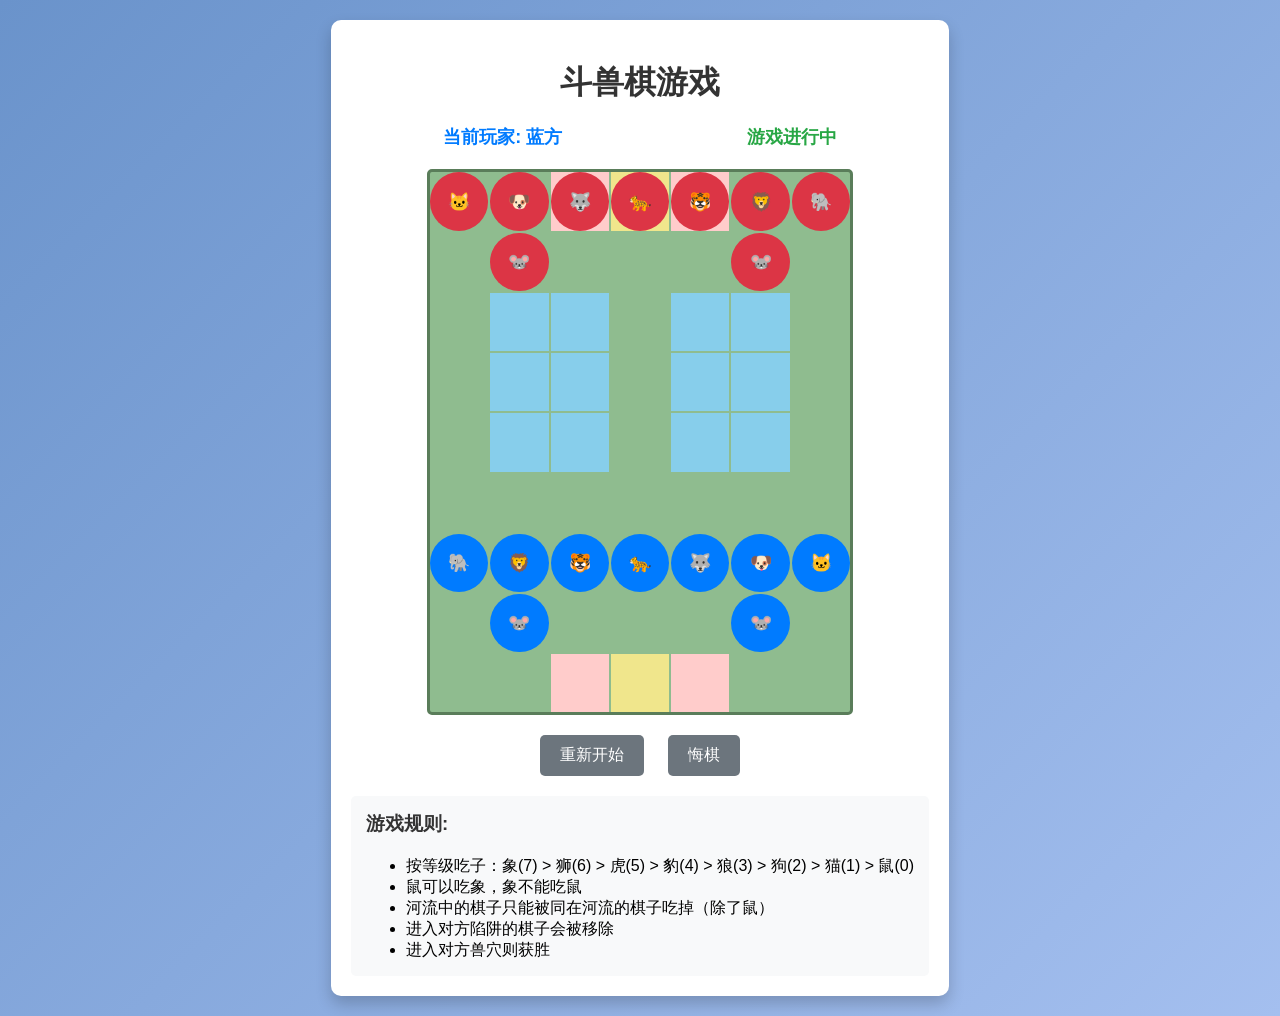
<file: index.html>
<!DOCTYPE html>
<html lang="zh-CN">
<head>
    <meta charset="UTF-8">
    <meta name="viewport" content="width=device-width, initial-scale=1.0">
    <title>斗兽棋游戏</title>
    <link rel="stylesheet" href="src/css/style.css">
</head>
<body>
    <div class="game-container">
        <h1>斗兽棋游戏</h1>
        <div class="game-info">
            <div class="current-player">当前玩家: <span id="current-player">蓝方</span></div>
            <div class="game-status" id="game-status">游戏进行中</div>
        </div>
        <div class="game-board" id="game-board">
            <!-- 棋盘将通过JavaScript生成 -->
        </div>
        <div class="game-controls">
            <button id="restart-btn">重新开始</button>
            <button id="undo-btn">悔棋</button>
        </div>
        <div class="game-rules">
            <h3>游戏规则:</h3>
            <ul>
                <li>按等级吃子：象(7) > 狮(6) > 虎(5) > 豹(4) > 狼(3) > 狗(2) > 猫(1) > 鼠(0)</li>
                <li>鼠可以吃象，象不能吃鼠</li>
                <li>河流中的棋子只能被同在河流的棋子吃掉（除了鼠）</li>
                <li>进入对方陷阱的棋子会被移除</li>
                <li>进入对方兽穴则获胜</li>
            </ul>
        </div>
    </div>
    <script src="src/js/game.js"></script>
</body>
</html>
</file>
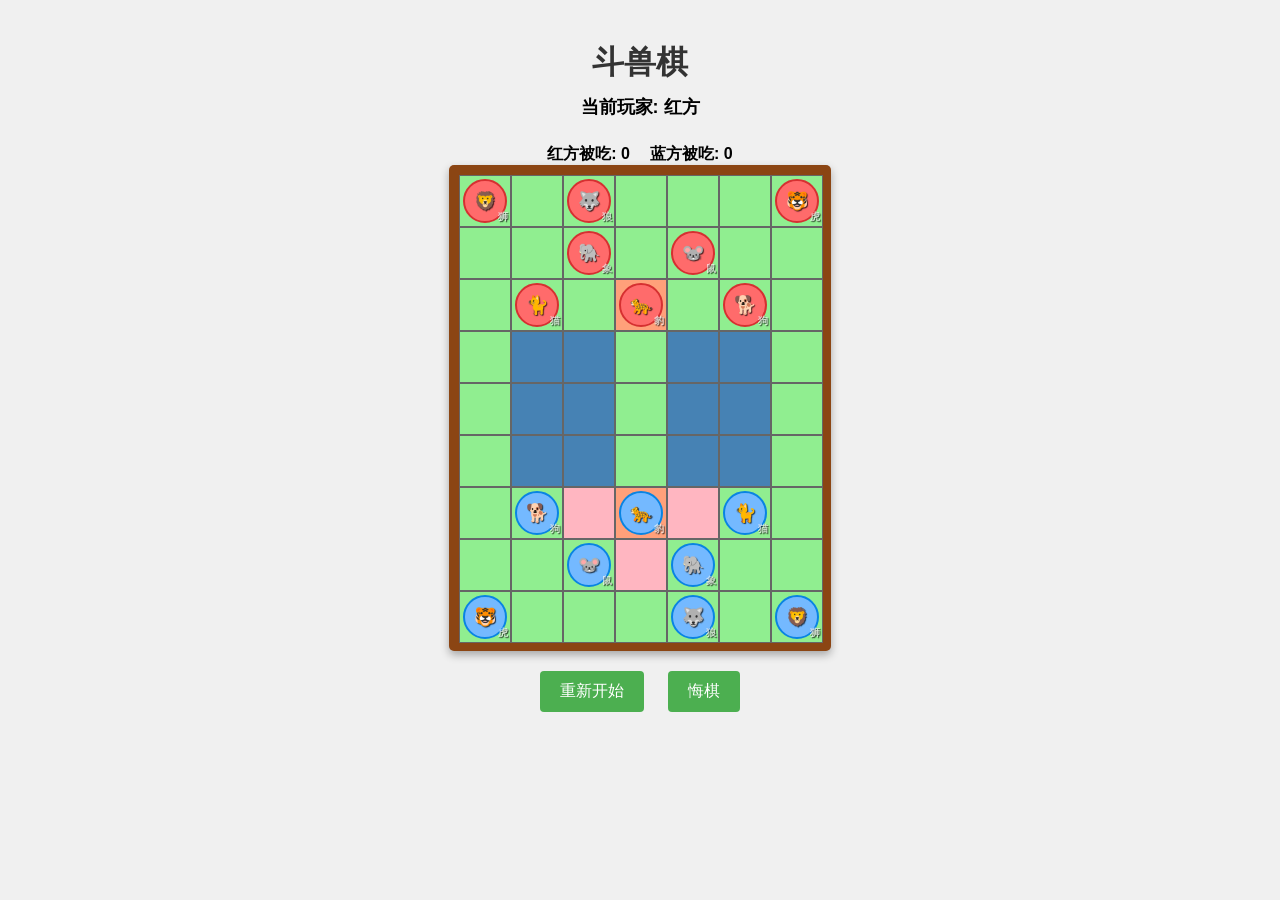
<file: animal_chess.html>
<!DOCTYPE html>
<html lang="zh-CN">
<head>
    <meta charset="UTF-8">
    <meta name="viewport" content="width=device-width, initial-scale=1.0">
    <title>斗兽棋</title>
    <style>
        body {
            font-family: Arial, sans-serif;
            display: flex;
            flex-direction: column;
            align-items: center;
            background-color: #f0f0f0;
            margin: 0;
            padding: 20px;
        }
        
        h1 {
            color: #333;
            margin-bottom: 10px;
        }
        
        .game-info {
            margin-bottom: 15px;
            font-size: 18px;
            font-weight: bold;
        }
        
        .board {
            display: grid;
            grid-template-columns: repeat(7, 50px);
            grid-template-rows: repeat(9, 50px);
            gap: 2px;
            background-color: #8B4513;
            padding: 10px;
            border-radius: 5px;
            box-shadow: 0 4px 8px rgba(0,0,0,0.3);
        }
        
        .cell {
            width: 50px;
            height: 50px;
            display: flex;
            justify-content: center;
            align-items: center;
            background-color: #90EE90;
            border: 1px solid #666;
            font-size: 24px;
            font-weight: bold;
            cursor: pointer;
            user-select: none;
            position: relative;
        }
        
        .cell.river {
            background-color: #4682B4;
        }
        
        .cell.trap {
            background-color: #FFB6C1;
        }
        
        .cell.den {
            background-color: #FFA07A;
        }
        
        .cell.selected {
            background-color: #FFD700;
            box-shadow: inset 0 0 5px rgba(0,0,0,0.5);
        }
        
        .cell.valid-move {
            background-color: #98FB98;
            box-shadow: inset 0 0 5px rgba(0,0,0,0.3);
        }
        
        .piece {
            width: 40px;
            height: 40px;
            border-radius: 50%;
            display: flex;
            justify-content: center;
            align-items: center;
            font-size: 18px;
            font-weight: bold;
            color: white;
            text-shadow: 1px 1px 1px rgba(0,0,0,0.7);
        }
        
        .piece.red {
            background-color: #FF6B6B;
            border: 2px solid #d63031;
        }
        
        .piece.blue {
            background-color: #74B9FF;
            border: 2px solid #0984e3;
        }
        
        .controls {
            margin-top: 20px;
        }
        
        button {
            padding: 10px 20px;
            font-size: 16px;
            margin: 0 10px;
            cursor: pointer;
            background-color: #4CAF50;
            color: white;
            border: none;
            border-radius: 4px;
        }
        
        button:hover {
            background-color: #45a049;
        }
        
        .captured-pieces {
            display: flex;
            margin-top: 10px;
            justify-content: center;
        }
        
        .captured-pieces div {
            margin: 0 10px;
            font-weight: bold;
        }
        
        .animal-name {
            position: absolute;
            bottom: 2px;
            right: 2px;
            font-size: 10px;
            color: rgba(255,255,255,0.7);
        }
    </style>
</head>
<body>
    <h1>斗兽棋</h1>
    
    <div class="game-info">当前玩家: <span id="current-player">红方</span></div>
    
    <div class="captured-pieces">
        <div>红方被吃: <span id="red-captured">0</span></div>
        <div>蓝方被吃: <span id="blue-captured">0</span></div>
    </div>
    
    <div class="board" id="game-board"></div>
    
    <div class="controls">
        <button id="restart-btn">重新开始</button>
        <button id="undo-btn">悔棋</button>
    </div>

    <script>
        class AnimalChess {
            constructor() {
                // 动物等级，数字越大等级越高
                this.animalRank = {
                    'mouse': 1,  // 鼠
                    'cat': 2,    // 猫
                    'dog': 3,    // 狗
                    'wolf': 4,   // 狼
                    'leopard': 5, // 豹
                    'tiger': 6,  // 虎
                    'lion': 7,   // 狮
                    'elephant': 8 // 象
                };
                
                // 棋盘尺寸
                this.rows = 9;
                this.cols = 7;
                
                // 初始化游戏板
                this.board = Array(this.rows).fill().map(() => Array(this.cols).fill(null));
                
                // 玩家
                this.players = ['red', 'blue'];
                this.currentPlayer = 'red';
                
                // 棋子数量统计
                this.redCaptured = 0;
                this.blueCaptured = 0;
                
                // 选中状态
                this.selectedPiece = null;
                this.validMoves = [];
                
                // 棋局历史
                this.history = [];
                
                this.initBoard();
                this.renderBoard();
                this.bindEvents();
            }
            
            // 初始化棋盘布局
            initBoard() {
                // 清空棋盘
                for (let r = 0; r < this.rows; r++) {
                    for (let c = 0; c < this.cols; c++) {
                        this.board[r][c] = null;
                    }
                }
                
                // 红方棋子（上方）
                this.board[0][0] = { type: 'lion', player: 'red' };
                this.board[0][6] = { type: 'tiger', player: 'red' };
                this.board[2][1] = { type: 'cat', player: 'red' };
                this.board[2][5] = { type: 'dog', player: 'red' };
                this.board[1][2] = { type: 'elephant', player: 'red' };
                this.board[1][4] = { type: 'mouse', player: 'red' };
                this.board[2][3] = { type: 'leopard', player: 'red' };
                this.board[0][2] = { type: 'wolf', player: 'red' };
                
                // 蓝方棋子（下方）
                this.board[8][6] = { type: 'lion', player: 'blue' };
                this.board[8][0] = { type: 'tiger', player: 'blue' };
                this.board[6][5] = { type: 'cat', player: 'blue' };
                this.board[6][1] = { type: 'dog', player: 'blue' };
                this.board[7][4] = { type: 'elephant', player: 'blue' };
                this.board[7][2] = { type: 'mouse', player: 'blue' };
                this.board[6][3] = { type: 'leopard', player: 'blue' };
                this.board[8][4] = { type: 'wolf', player: 'blue' };
            }
            
            // 检查是否在河中
            isRiver(row, col) {
                if (col >= 1 && col <= 2 && row >= 3 && row <= 5) return true;
                if (col >= 4 && col <= 5 && row >= 3 && row <= 5) return true;
                return false;
            }
            
            // 检查是否在陷阱
            isTrap(row, col) {
                const redTraps = [[2, 2], [1, 3], [2, 4]];
                const blueTraps = [[6, 2], [7, 3], [6, 4]];
                
                if (this.currentPlayer === 'red') {
                    return blueTraps.some(([r, c]) => r === row && c === col);
                } else {
                    return redTraps.some(([r, c]) => r === row && c === col);
                }
            }
            
            // 检查是否在兽穴
            isDen(row, col) {
                return (row === 2 && col === 3) || (row === 6 && col === 3);
            }
            
            // 获取动物字符表示
            getAnimalChar(animal) {
                const chars = {
                    'lion': '🦁',
                    'tiger': '🐯',
                    'elephant': '🐘',
                    'leopard': '🐆',
                    'wolf': '🐺',
                    'dog': '🐕',
                    'cat': '🐈',
                    'mouse': '🐭'
                };
                return chars[animal] || '?';
            }
            
            // 获取动物中文名
            getAnimalName(animal) {
                const names = {
                    'lion': '狮',
                    'tiger': '虎',
                    'elephant': '象',
                    'leopard': '豹',
                    'wolf': '狼',
                    'dog': '狗',
                    'cat': '猫',
                    'mouse': '鼠'
                };
                return names[animal] || '?';
            }
            
            // 检查移动是否有效
            isValidMove(fromRow, fromCol, toRow, toCol) {
                const fromPiece = this.board[fromRow][fromCol];
                const toPiece = this.board[toRow][toCol];
                
                // 目标位置不能是己方兽穴
                if (this.currentPlayer === 'red' && toRow === 6 && toCol === 3) {
                    return false;
                }
                if (this.currentPlayer === 'blue' && toRow === 2 && toCol === 3) {
                    return false;
                }
                
                // 不能移动到己方陷阱
                if (this.isTrap(toRow, toCol)) {
                    if ((this.currentPlayer === 'red' && toRow >= 6) || 
                        (this.currentPlayer === 'blue' && toRow <= 2)) {
                        return false;
                    }
                }
                
                // 检查是否相邻
                const dr = Math.abs(fromRow - toRow);
                const dc = Math.abs(fromCol - toCol);
                
                if (!((dr === 1 && dc === 0) || (dr === 0 && dc === 1))) {
                    // 检查是否是跳跃（狮虎跳河）
                    if ((fromPiece.type === 'lion' || fromPiece.type === 'tiger') &&
                        this.isRiver(toRow, toCol) && 
                        fromRow === toRow && 
                        Math.abs(fromCol - toCol) === 3) {
                        // 检查中间是否有鼠阻挡
                        const step = fromCol < toCol ? 1 : -1;
                        for (let c = fromCol + step; c !== toCol; c += step) {
                            if (this.isRiver(fromRow, c) && this.board[fromRow][c] && 
                                this.board[fromRow][c].type === 'mouse') {
                                return false; // 有鼠阻挡
                            }
                        }
                        // 检查目标位置是否有敌方棋子且等级更高
                        if (toPiece && toPiece.player !== fromPiece.player) {
                            if (this.animalRank[toPiece.type] > this.animalRank[fromPiece.type]) {
                                return false;
                            }
                        }
                        return true;
                    }
                    return false;
                }
                
                // 检查是否在河中
                if (this.isRiver(toRow, toCol)) {
                    // 只有鼠才能在河中移动
                    if (fromPiece.type !== 'mouse') {
                        // 如果是狮或虎，检查是否跳跃
                        if ((fromPiece.type === 'lion' || fromPiece.type === 'tiger') &&
                            fromRow === toRow && Math.abs(fromCol - toCol) === 3) {
                            // 检查中间是否有鼠阻挡
                            const step = fromCol < toCol ? 1 : -1;
                            for (let c = fromCol + step; c !== toCol; c += step) {
                                if (this.isRiver(fromRow, c) && this.board[fromRow][c] && 
                                    this.board[fromRow][c].type === 'mouse') {
                                    return false; // 有鼠阻挡
                                }
                            }
                            // 检查目标位置是否有敌方棋子且等级更高
                            if (toPiece && toPiece.player !== fromPiece.player) {
                                if (this.animalRank[toPiece.type] > this.animalRank[fromPiece.type]) {
                                    return false;
                                }
                            }
                            return true;
                        }
                        return false;
                    }
                }
                
                // 如果目标位置有棋子
                if (toPiece) {
                    // 不能吃己方棋子
                    if (toPiece.player === fromPiece.player) {
                        return false;
                    }
                    
                    // 特殊规则：鼠可以吃象，象不能吃鼠
                    if (fromPiece.type === 'mouse' && toPiece.type === 'elephant') {
                        return true;
                    }
                    if (fromPiece.type === 'elephant' && toPiece.type === 'mouse') {
                        return false;
                    }
                    
                    // 一般规则：等级高的吃等级低的
                    return this.animalRank[fromPiece.type] >= this.animalRank[toPiece.type];
                }
                
                return true;
            }
            
            // 获取有效移动
            getValidMoves(row, col) {
                const moves = [];
                const directions = [[-1, 0], [1, 0], [0, -1], [0, 1]];
                
                for (const [dr, dc] of directions) {
                    const newRow = row + dr;
                    const newCol = col + dc;
                    
                    if (newRow >= 0 && newRow < this.rows && newCol >= 0 && newCol < this.cols) {
                        if (this.isValidMove(row, col, newRow, newCol)) {
                            moves.push([newRow, newCol]);
                        }
                    }
                }
                
                // 检查狮虎跳跃
                const piece = this.board[row][col];
                if (piece && (piece.type === 'lion' || piece.type === 'tiger')) {
                    // 检查水平跳跃
                    if (row >= 3 && row <= 5) { // 在河区域
                        // 向右跳跃
                        if (col === 1 && this.board[row][4] && this.isValidMove(row, col, row, 4)) {
                            moves.push([row, 4]);
                        }
                        // 向左跳跃
                        if (col === 5 && this.board[row][2] && this.isValidMove(row, col, row, 2)) {
                            moves.push([row, 2]);
                        }
                    }
                }
                
                return moves;
            }
            
            // 移动棋子
            movePiece(fromRow, fromCol, toRow, toCol) {
                const piece = this.board[fromRow][fromCol];
                const targetPiece = this.board[toRow][toCol];
                
                // 保存当前状态到历史
                this.history.push(JSON.parse(JSON.stringify({
                    board: this.board,
                    currentPlayer: this.currentPlayer,
                    redCaptured: this.redCaptured,
                    blueCaptured: this.blueCaptured
                })));
                
                // 如果目标位置有棋子，说明是吃子
                if (targetPiece) {
                    if (targetPiece.player === 'red') {
                        this.redCaptured++;
                    } else {
                        this.blueCaptured++;
                    }
                }
                
                // 移动棋子
                this.board[toRow][toCol] = piece;
                this.board[fromRow][fromCol] = null;
                
                // 检查是否获胜
                if (toRow === 2 && toCol === 3) { // 蓝方兽穴
                    if (piece.player === 'blue') {
                        alert('蓝方获胜！');
                        return;
                    }
                }
                if (toRow === 6 && toCol === 3) { // 红方兽穴
                    if (piece.player === 'red') {
                        alert('红方获胜！');
                        return;
                    }
                }
                
                // 切换玩家
                this.currentPlayer = this.currentPlayer === 'red' ? 'blue' : 'red';
                
                // 更新界面
                this.updateUI();
            }
            
            // 悔棋
            undoMove() {
                if (this.history.length > 0) {
                    const prevState = this.history.pop();
                    this.board = prevState.board;
                    this.currentPlayer = prevState.currentPlayer;
                    this.redCaptured = prevState.redCaptured;
                    this.blueCaptured = prevState.blueCaptured;
                    this.updateUI();
                }
            }
            
            // 更新界面
            updateUI() {
                document.getElementById('current-player').textContent = 
                    this.currentPlayer === 'red' ? '红方' : '蓝方';
                document.getElementById('red-captured').textContent = this.redCaptured;
                document.getElementById('blue-captured').textContent = this.blueCaptured;
                this.renderBoard();
            }
            
            // 渲染棋盘
            renderBoard() {
                const boardEl = document.getElementById('game-board');
                boardEl.innerHTML = '';
                
                for (let r = 0; r < this.rows; r++) {
                    for (let c = 0; c < this.cols; c++) {
                        const cell = document.createElement('div');
                        cell.className = 'cell';
                        cell.dataset.row = r;
                        cell.dataset.col = c;
                        
                        // 添加河、陷阱、兽穴样式
                        if (this.isRiver(r, c)) {
                            cell.classList.add('river');
                        }
                        if (this.isTrap(r, c)) {
                            cell.classList.add('trap');
                        }
                        if (this.isDen(r, c)) {
                            cell.classList.add('den');
                        }
                        
                        // 高亮选中和有效移动
                        if (this.selectedPiece && 
                            this.selectedPiece.row === r && 
                            this.selectedPiece.col === c) {
                            cell.classList.add('selected');
                        }
                        
                        if (this.validMoves.some(([mr, mc]) => mr === r && mc === c)) {
                            cell.classList.add('valid-move');
                        }
                        
                        const piece = this.board[r][c];
                        if (piece) {
                            const pieceEl = document.createElement('div');
                            pieceEl.className = `piece ${piece.player}`;
                            pieceEl.innerHTML = `
                                <div>${this.getAnimalChar(piece.type)}</div>
                                <div class="animal-name">${this.getAnimalName(piece.type)}</div>
                            `;
                            cell.appendChild(pieceEl);
                        }
                        
                        boardEl.appendChild(cell);
                    }
                }
            }
            
            // 绑定事件
            bindEvents() {
                document.getElementById('game-board').addEventListener('click', (e) => {
                    const cell = e.target.closest('.cell');
                    if (!cell) return;
                    
                    const row = parseInt(cell.dataset.row);
                    const col = parseInt(cell.dataset.col);
                    const piece = this.board[row][col];
                    
                    // 如果已经选中了一个棋子
                    if (this.selectedPiece) {
                        // 如果点击的是有效移动位置
                        if (this.validMoves.some(([r, c]) => r === row && c === col)) {
                            this.movePiece(this.selectedPiece.row, this.selectedPiece.col, row, col);
                            this.selectedPiece = null;
                            this.validMoves = [];
                        } 
                        // 如果点击的是另一个己方棋子
                        else if (piece && piece.player === this.currentPlayer) {
                            this.selectedPiece = { row, col };
                            this.validMoves = this.getValidMoves(row, col);
                        } 
                        // 点击其他位置，取消选中
                        else {
                            this.selectedPiece = null;
                            this.validMoves = [];
                        }
                    } 
                    // 如果没有选中棋子，选中当前点击的己方棋子
                    else if (piece && piece.player === this.currentPlayer) {
                        this.selectedPiece = { row, col };
                        this.validMoves = this.getValidMoves(row, col);
                    }
                    
                    this.renderBoard();
                });
                
                document.getElementById('restart-btn').addEventListener('click', () => {
                    this.initBoard();
                    this.currentPlayer = 'red';
                    this.redCaptured = 0;
                    this.blueCaptured = 0;
                    this.selectedPiece = null;
                    this.validMoves = [];
                    this.history = [];
                    this.updateUI();
                });
                
                document.getElementById('undo-btn').addEventListener('click', () => {
                    this.undoMove();
                });
            }
        }
        
        // 启动游戏
        window.addEventListener('DOMContentLoaded', () => {
            new AnimalChess();
        });
    </script>
</body>
</html>
</file>
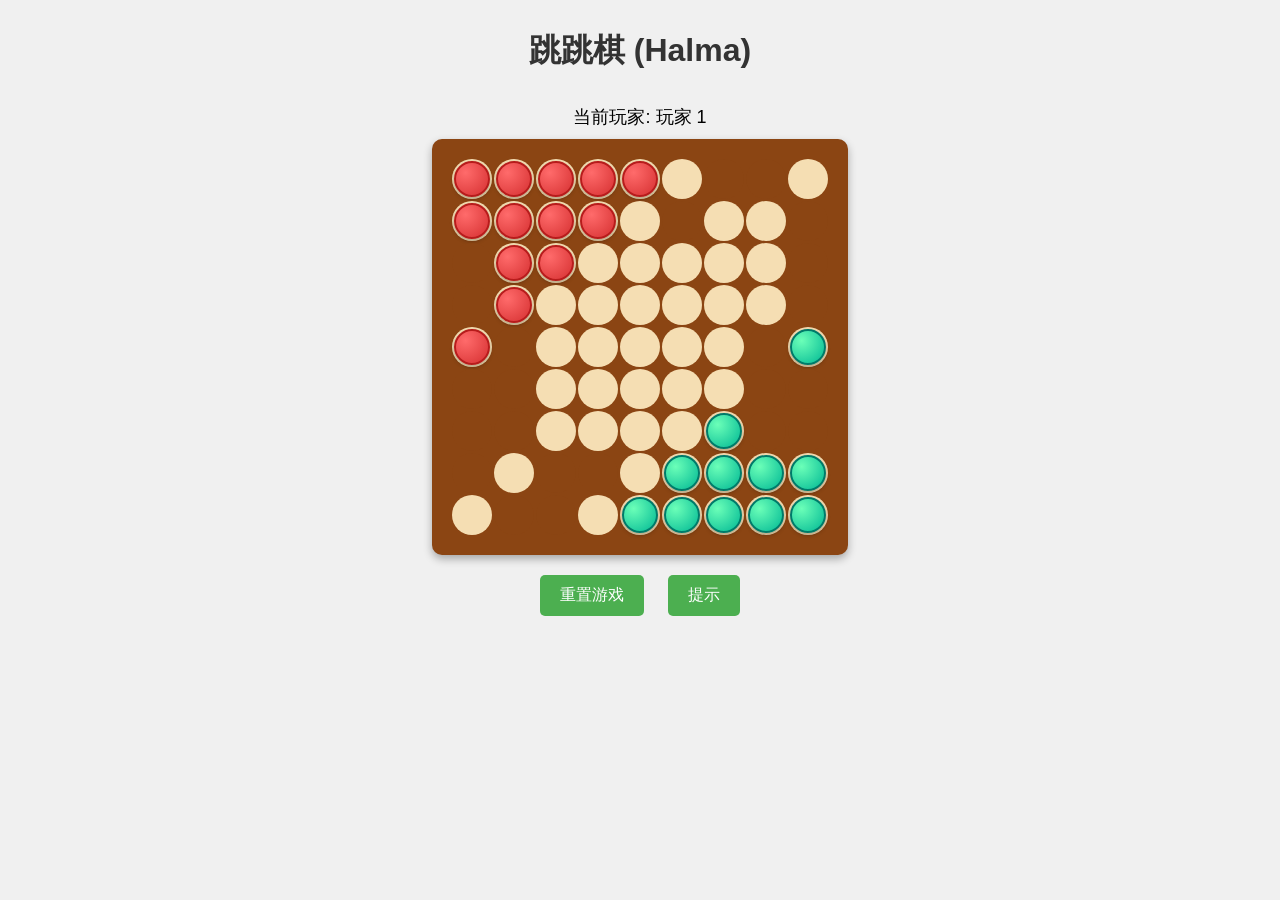
<file: checkers.html>
<!DOCTYPE html>
<html lang="zh-CN">
<head>
    <meta charset="UTF-8">
    <meta name="viewport" content="width=device-width, initial-scale=1.0">
    <title>跳跳棋</title>
    <style>
        body {
            font-family: Arial, sans-serif;
            display: flex;
            flex-direction: column;
            align-items: center;
            background-color: #f0f0f0;
        }
        
        h1 {
            color: #333;
        }
        
        .game-info {
            margin: 10px 0;
            font-size: 18px;
        }
        
        .board {
            display: grid;
            grid-template-columns: repeat(9, 40px);
            grid-template-rows: repeat(9, 40px);
            gap: 2px;
            background-color: #8B4513;
            padding: 20px;
            border-radius: 10px;
            box-shadow: 0 4px 8px rgba(0,0,0,0.3);
        }
        
        .cell {
            width: 40px;
            height: 40px;
            display: flex;
            justify-content: center;
            align-items: center;
            border-radius: 50%;
            background-color: #DEB887;
            position: relative;
        }
        
        .cell.valid {
            background-color: #F5DEB3;
        }
        
        .cell.invalid {
            background-color: #8B4513;
            cursor: default;
        }
        
        .cell.selected {
            background-color: #90EE90;
        }
        
        .cell.valid:hover {
            background-color: #EEE8AA;
            cursor: pointer;
        }
        
        .piece {
            width: 32px;
            height: 32px;
            border-radius: 50%;
            position: relative;
            box-shadow: 0 2px 4px rgba(0,0,0,0.3);
        }
        
        .piece.player1 {
            background: radial-gradient(circle at 30% 30%, #ff6b6b, #d63031);
            border: 2px solid #b71c1c;
        }
        
        .piece.player2 {
            background: radial-gradient(circle at 30% 30%, #6bffb8, #00b894);
            border: 2px solid #007a69;
        }
        
        .controls {
            margin-top: 20px;
        }
        
        button {
            padding: 10px 20px;
            font-size: 16px;
            margin: 0 10px;
            background-color: #4CAF50;
            color: white;
            border: none;
            border-radius: 5px;
            cursor: pointer;
        }
        
        button:hover {
            background-color: #45a049;
        }
        
        .win-message {
            font-size: 24px;
            font-weight: bold;
            color: green;
            margin-top: 20px;
        }
    </style>
</head>
<body>
    <h1>跳跳棋 (Halma)</h1>
    <div class="game-info">当前玩家: <span id="current-player">玩家 1</span></div>
    <div class="board" id="board"></div>
    <div class="controls">
        <button id="reset-btn">重置游戏</button>
        <button id="hint-btn">提示</button>
    </div>
    <div id="win-message" class="win-message" style="display: none;"></div>

    <script>
        class ChineseCheckers {
            constructor() {
                this.board = [];
                this.currentPlayer = 1;
                this.selectedCell = null;
                this.gameOver = false;
                this.boardSize = 9;
                this.initializeBoard();
                this.renderBoard();
                this.setupEventListeners();
            }
            
            initializeBoard() {
                // 初始化空棋盘
                for (let row = 0; row < this.boardSize; row++) {
                    this.board[row] = new Array(this.boardSize).fill(0);
                }
                
                // 放置玩家1的棋子 (左上角三角形区域)
                this.placePlayerPieces(1, [
                    [0,0], [0,1], [0,2], [0,3], [0,4],
                    [1,0], [1,1], [1,2], [1,3],
                    [2,0], [2,1], [2,2],
                    [3,0], [3,1],
                    [4,0]
                ]);
                
                // 放置玩家2的棋子 (右下角三角形区域)
                this.placePlayerPieces(2, [
                    [8,8], [8,7], [8,6], [8,5], [8,4],
                    [7,8], [7,7], [7,6], [7,5],
                    [6,8], [6,7], [6,6],
                    [5,8], [5,7],
                    [4,8]
                ]);
            }
            
            placePlayerPieces(player, positions) {
                for (const [row, col] of positions) {
                    if (this.isValidPosition(row, col)) {
                        this.board[row][col] = player;
                    }
                }
            }
            
            renderBoard() {
                const boardElement = document.getElementById('board');
                boardElement.innerHTML = '';
                
                for (let row = 0; row < this.boardSize; row++) {
                    for (let col = 0; col < this.boardSize; col++) {
                        const cell = document.createElement('div');
                        cell.className = 'cell';
                        cell.dataset.row = row;
                        cell.dataset.col = col;
                        
                        // 根据位置判断是否为有效格子
                        if (this.isValidPosition(row, col)) {
                            cell.classList.add('valid');
                        } else {
                            cell.classList.add('invalid');
                        }
                        
                        if (this.board[row][col] === 1) {
                            const piece = document.createElement('div');
                            piece.className = 'piece player1';
                            cell.appendChild(piece);
                        } else if (this.board[row][col] === 2) {
                            const piece = document.createElement('div');
                            piece.className = 'piece player2';
                            cell.appendChild(piece);
                        }
                        
                        boardElement.appendChild(cell);
                    }
                }
            }
            
            isValidPosition(row, col) {
                // 定义跳跳棋星形棋盘的有效位置
                // 使用一个9x9网格，其中某些位置是无效的（不会被使用）
                
                // 简单的星形棋盘设计 - 在9x9网格中定义有效位置
                // 中心区域都是有效位置
                if (row >= 2 && row <= 6 && col >= 2 && col <= 6) {
                    return true;
                }
                
                // 顶部三角形区域
                if (row === 0 && (col === 0 || col === 1 || col === 2 || col === 3 || col === 4)) {
                    return true;
                }
                if (row === 1 && (col === 0 || col === 1 || col === 2 || col === 3)) {
                    return true;
                }
                
                // 左上角区域
                if (row === 0 && col === 5) return true;
                if (row === 1 && col === 4) return true;
                
                // 左下角区域
                if (row === 7 && col === 1) return true;
                if (row === 8 && col === 0) return true;
                
                // 右下角三角形区域
                if (row === 8 && (col === 8 || col === 7 || col === 6 || col === 5 || col === 4)) {
                    return true;
                }
                if (row === 7 && (col === 8 || col === 7 || col === 6 || col === 5)) {
                    return true;
                }
                
                // 右上角区域
                if (row === 8 && col === 3) return true;
                if (row === 7 && col === 4) return true;
                
                // 右侧区域
                if (row === 4 && col === 8) return true;
                if (row === 3 && col === 7) return true;
                if (row === 2 && col === 7) return true;
                if (row === 1 && col === 6) return true;
                if (row === 0 && col === 8) return true;
                if (row === 1 && col === 7) return true;
                
                // 左侧区域
                if (row === 4 && col === 0) return true;
                if (row === 3 && col === 1) return true;
                if (row === 2 && col === 1) return true;
                if (row === 1 && col === 2) return true;
                if (row === 0 && col === 0) return true;
                if (row === 1 && col === 1) return true;
                
                // 其他特定区域
                if ((row === 3 && col === 2) || (row === 2 && col === 3) || 
                    (row === 5 && col === 6) || (row === 6 && col === 5)) {
                    return true;
                }
                
                if ((row === 5 && col === 2) || (row === 6 && col === 3) || 
                    (row === 3 && col === 6) || (row === 2 && col === 5)) {
                    return true;
                }
                
                return false;
            }
            
            setupEventListeners() {
                document.getElementById('board').addEventListener('click', (e) => {
                    if (this.gameOver) return;
                    
                    const cell = e.target.closest('.cell');
                    if (!cell) return;
                    
                    const row = parseInt(cell.dataset.row);
                    const col = parseInt(cell.dataset.col);
                    
                    if (!this.isValidPosition(row, col)) return;
                    
                    this.handleCellClick(row, col);
                });
                
                document.getElementById('reset-btn').addEventListener('click', () => {
                    this.resetGame();
                });
                
                document.getElementById('hint-btn').addEventListener('click', () => {
                    this.showHint();
                });
            }
            
            handleCellClick(row, col) {
                // 如果点击的是当前玩家的棋子
                if (this.board[row][col] === this.currentPlayer) {
                    // 选中该棋子
                    this.selectedCell = { row, col };
                    this.highlightSelectedCell();
                    return;
                }
                
                // 如果已有选中的棋子
                if (this.selectedCell) {
                    // 尝试移动
                    if (this.isValidMove(this.selectedCell.row, this.selectedCell.col, row, col)) {
                        // 执行移动
                        this.board[row][col] = this.currentPlayer;
                        this.board[this.selectedCell.row][this.selectedCell.col] = 0;
                        
                        // 检查是否还有跳跃机会
                        const jumpMoves = this.getJumpMoves(row, col);
                        if (jumpMoves.length > 0 && this.isJumpMove(this.selectedCell.row, this.selectedCell.col, row, col)) {
                            // 如果是跳跃移动且还有可能继续跳跃，保持选中状态
                            this.selectedCell = { row, col };
                            this.highlightSelectedCell();
                        } else {
                            // 否则切换玩家
                            this.currentPlayer = this.currentPlayer === 1 ? 2 : 1;
                            document.getElementById('current-player').textContent = `玩家 ${this.currentPlayer}`;
                            
                            // 清除选中状态
                            this.selectedCell = null;
                            this.renderBoard();
                            
                            // 检查胜利条件
                            this.checkWinCondition();
                        }
                    } else {
                        // 如果点击的不是有效移动位置，取消选中
                        this.selectedCell = null;
                        this.renderBoard();
                    }
                }
            }
            
            highlightSelectedCell() {
                // 清除之前高亮
                document.querySelectorAll('.cell').forEach(cell => {
                    cell.classList.remove('selected');
                });
                
                // 高亮选中格子
                const selectedElement = document.querySelector(
                    `.cell[data-row="${this.selectedCell.row}"][data-col="${this.selectedCell.col}"]`
                );
                if (selectedElement) {
                    selectedElement.classList.add('selected');
                }
            }
            
            isValidMove(fromRow, fromCol, toRow, toCol) {
                // 检查目标位置是否为空
                if (this.board[toRow][toCol] !== 0) {
                    return false;
                }
                
                // 检查目标位置是否为有效位置
                if (!this.isValidPosition(toRow, toCol)) {
                    return false;
                }
                
                // 检查是否为相邻移动或跳跃
                const rowDiff = Math.abs(toRow - fromRow);
                const colDiff = Math.abs(toCol - fromCol);
                
                // 相邻移动 (上下左右及对角线)
                if ((rowDiff === 1 && colDiff === 0) || (rowDiff === 0 && colDiff === 1) || (rowDiff === 1 && colDiff === 1)) {
                    return true;
                }
                
                // 跳跃移动 (通过一个棋子跳跃到空位置)
                if (rowDiff === 2 && colDiff === 0) {
                    const midRow = (fromRow + toRow) / 2;
                    const midCol = fromCol;
                    if (this.board[midRow][midCol] !== 0) {
                        return true;
                    }
                } else if (rowDiff === 0 && colDiff === 2) {
                    const midRow = fromRow;
                    const midCol = (fromCol + toCol) / 2;
                    if (this.board[midRow][midCol] !== 0) {
                        return true;
                    }
                } else if (rowDiff === 2 && colDiff === 2) {
                    const midRow = (fromRow + toRow) / 2;
                    const midCol = (fromCol + toCol) / 2;
                    if (this.board[midRow][midCol] !== 0) {
                        return true;
                    }
                }
                
                return false;
            }
            
            isJumpMove(fromRow, fromCol, toRow, toCol) {
                // 检查是否为跳跃移动
                const rowDiff = Math.abs(toRow - fromRow);
                const colDiff = Math.abs(toCol - fromCol);
                
                // 跳跃移动的判断：移动2格且中间有棋子
                if (rowDiff === 2 && colDiff === 0) {
                    const midRow = (fromRow + toRow) / 2;
                    const midCol = fromCol;
                    return this.board[midRow][midCol] !== 0;
                } else if (rowDiff === 0 && colDiff === 2) {
                    const midRow = fromRow;
                    const midCol = (fromCol + toCol) / 2;
                    return this.board[midRow][midCol] !== 0;
                } else if (rowDiff === 2 && colDiff === 2) {
                    const midRow = (fromRow + toRow) / 2;
                    const midCol = (fromCol + toCol) / 2;
                    return this.board[midRow][midCol] !== 0;
                }
                
                return false;
            }
            
            getJumpMoves(row, col) {
                // 获取从指定位置可以跳跃的所有位置
                const jumps = [];
                const directions = [
                    [-2, 0], [2, 0], [0, -2], [0, 2],  // 水平和垂直方向
                    [-2, -2], [-2, 2], [2, -2], [2, 2]  // 对角线方向
                ];
                
                for (const [dRow, dCol] of directions) {
                    const newRow = row + dRow;
                    const newCol = col + dCol;
                    const midRow = row + dRow / 2;
                    const midCol = col + dCol / 2;
                    
                    // 检查边界
                    if (newRow >= 0 && newRow < this.boardSize && 
                        newCol >= 0 && newCol < this.boardSize &&
                        this.isValidPosition(newRow, newCol) &&
                        this.board[newRow][newCol] === 0 &&  // 目标位置为空
                        this.board[midRow][midCol] !== 0) {   // 中间有棋子
                        jumps.push([newRow, newCol]);
                    }
                }
                
                return jumps;
            }
            
            checkWinCondition() {
                // 检查玩家1是否获胜（所有棋子到达右下角区域）
                let player1Wins = true;
                const player1TargetPositions = [
                    [8,8], [8,7], [8,6], [8,5], [8,4],
                    [7,8], [7,7], [7,6], [7,5],
                    [6,8], [6,7], [6,6],
                    [5,8], [5,7],
                    [4,8]
                ];
                
                for (const [row, col] of player1TargetPositions) {
                    if (this.board[row][col] !== 1) {
                        player1Wins = false;
                        break;
                    }
                }
                
                if (player1Wins) {
                    this.gameOver = true;
                    document.getElementById('win-message').textContent = '玩家 1 获胜！';
                    document.getElementById('win-message').style.display = 'block';
                    return;
                }
                
                // 检查玩家2是否获胜（所有棋子到达左上角区域）
                let player2Wins = true;
                const player2TargetPositions = [
                    [0,0], [0,1], [0,2], [0,3], [0,4],
                    [1,0], [1,1], [1,2], [1,3],
                    [2,0], [2,1], [2,2],
                    [3,0], [3,1],
                    [4,0]
                ];
                
                for (const [row, col] of player2TargetPositions) {
                    if (this.board[row][col] !== 2) {
                        player2Wins = false;
                        break;
                    }
                }
                
                if (player2Wins) {
                    this.gameOver = true;
                    document.getElementById('win-message').textContent = '玩家 2 获胜！';
                    document.getElementById('win-message').style.display = 'block';
                }
            }
            
            resetGame() {
                this.currentPlayer = 1;
                this.selectedCell = null;
                this.gameOver = false;
                document.getElementById('current-player').textContent = '玩家 1';
                document.getElementById('win-message').style.display = 'none';
                this.initializeBoard();
                this.renderBoard();
            }
            
            showHint() {
                // 简单的提示功能：高亮可以移动的棋子
                // 这里只是示例，实际实现会更复杂
                alert('提示：选择一个棋子，然后点击可以移动的位置');
            }
        }
        
        // 初始化游戏
        document.addEventListener('DOMContentLoaded', () => {
            new ChineseCheckers();
        });
    </script>
</body>
</html>
</file>
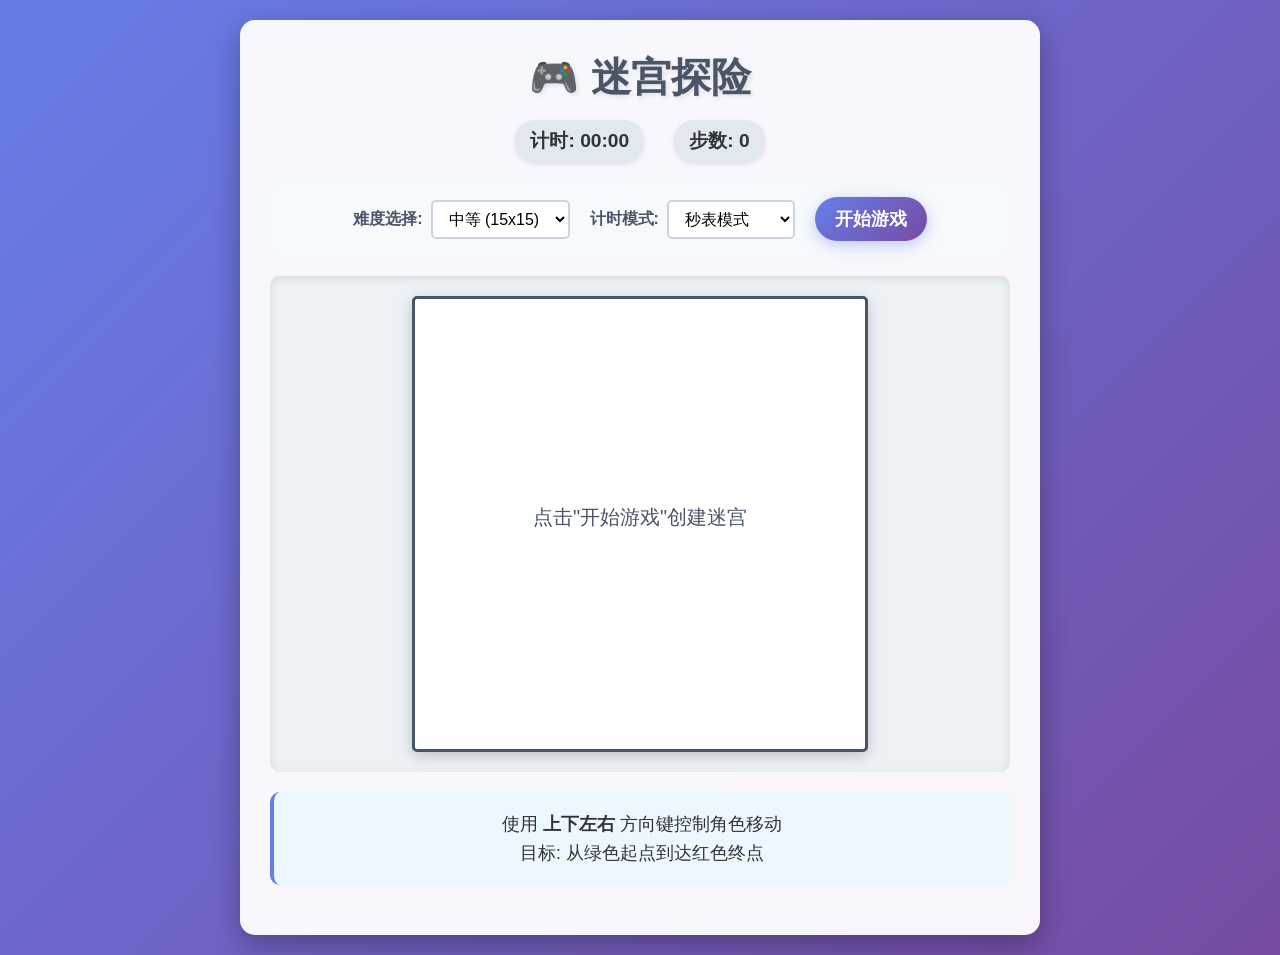
<file: maze-game.html>
<!DOCTYPE html>
<html lang="zh-CN">
<head>
    <meta charset="UTF-8">
    <meta name="viewport" content="width=device-width, initial-scale=1.0">
    <title>迷宫游戏</title>
    <link rel="stylesheet" href="maze-game.css">
</head>
<body>
    <div class="container">
        <header>
            <h1>🎮 迷宫探险</h1>
            <div class="game-info">
                <div class="timer">计时: <span id="time">00:00</span></div>
                <div class="moves">步数: <span id="moves">0</span></div>
            </div>
        </header>
        
        <div class="controls">
            <div class="difficulty-selector">
                <label for="difficulty">难度选择:</label>
                <select id="difficulty">
                    <option value="easy">简单 (10x10)</option>
                    <option value="medium" selected>中等 (15x15)</option>
                    <option value="hard">困难 (20x20)</option>
                </select>
            </div>
            <div class="timer-mode">
                <label for="timer-mode">计时模式:</label>
                <select id="timer-mode">
                    <option value="none">无计时</option>
                    <option value="stopwatch" selected>秒表模式</option>
                    <option value="countdown">倒计时模式</option>
                </select>
            </div>
            <button id="start-btn">开始游戏</button>
        </div>
        
        <div class="game-area">
            <canvas id="maze-canvas" width="600" height="600"></canvas>
        </div>
        
        <div class="instructions">
            <p>使用 <strong>上下左右</strong> 方向键控制角色移动</p>
            <p>目标: 从绿色起点到达红色终点</p>
        </div>
        
        <div id="win-message" class="win-message hidden">
            <h2>🎉 恭喜通关! 🎉</h2>
            <p>用时: <span id="win-time"></span></p>
            <p>步数: <span id="win-moves"></span></p>
            <button id="restart-btn">再玩一次</button>
        </div>
    </div>
    <script src="maze-game.js"></script>
</body>
</html>
</file>
<file: src/css/style.css>
body {
    font-family: 'Arial', sans-serif;
    background: linear-gradient(135deg, #6a93cb 0%, #a4bfef 100%);
    margin: 0;
    padding: 20px;
    display: flex;
    justify-content: center;
    align-items: center;
    min-height: 100vh;
}

.game-container {
    text-align: center;
    background: white;
    border-radius: 10px;
    padding: 20px;
    box-shadow: 0 8px 16px rgba(0,0,0,0.2);
    max-width: 800px;
}

h1 {
    color: #333;
    margin-bottom: 20px;
}

.game-info {
    display: flex;
    justify-content: space-around;
    margin-bottom: 20px;
    font-size: 18px;
    font-weight: bold;
}

.current-player {
    color: #007bff;
}

.game-status {
    color: #28a745;
}

.game-board {
    display: grid;
    grid-template-columns: repeat(7, 1fr);
    grid-template-rows: repeat(9, 1fr);
    gap: 2px;
    width: 420px;
    height: 540px;
    margin: 0 auto;
    background-color: #8fbc8f;
    border: 3px solid #5a7d5a;
    border-radius: 5px;
}

.cell {
    display: flex;
    justify-content: center;
    align-items: center;
    font-size: 24px;
    font-weight: bold;
    cursor: pointer;
    position: relative;
    transition: background-color 0.3s;
}

.cell:hover {
    background-color: #d4e8d4;
}

.cell.trap {
    background-color: #ffcccb;
}

.cell.den {
    background-color: #f0e68c;
}

.cell.river {
    background-color: #87ceeb;
}

.cell.selected {
    background-color: #ffff99;
}

.cell.valid-move {
    background-color: #90ee90;
}

.animal {
    width: 100%;
    height: 100%;
    display: flex;
    justify-content: center;
    align-items: center;
    border-radius: 50%;
    color: white;
    font-size: 18px;
    font-weight: bold;
    cursor: pointer;
    user-select: none;
}

.animal.blue {
    background-color: #007bff;
}

.animal.red {
    background-color: #dc3545;
}

.game-controls {
    margin: 20px 0;
}

button {
    padding: 10px 20px;
    margin: 0 10px;
    font-size: 16px;
    border: none;
    border-radius: 5px;
    cursor: pointer;
    background-color: #6c757d;
    color: white;
}

button:hover {
    background-color: #5a6268;
}

.game-rules {
    text-align: left;
    margin-top: 20px;
    padding: 15px;
    background-color: #f8f9fa;
    border-radius: 5px;
}

.game-rules h3 {
    margin-top: 0;
    color: #333;
}

.game-rules ul {
    margin-bottom: 0;
}
</file>
<file: maze-game.css>
/* 全局样式 */
* {
    margin: 0;
    padding: 0;
    box-sizing: border-box;
}

body {
    font-family: 'Arial', sans-serif;
    background: linear-gradient(135deg, #667eea 0%, #764ba2 100%);
    min-height: 100vh;
    display: flex;
    justify-content: center;
    align-items: center;
    color: #333;
}

.container {
    max-width: 800px;
    width: 90%;
    margin: 20px auto;
    background: rgba(255, 255, 255, 0.95);
    border-radius: 15px;
    box-shadow: 0 10px 30px rgba(0, 0, 0, 0.3);
    padding: 30px;
    backdrop-filter: blur(10px);
}

header {
    text-align: center;
    margin-bottom: 20px;
}

h1 {
    font-size: 2.5em;
    color: #4a5568;
    margin-bottom: 15px;
    text-shadow: 2px 2px 4px rgba(0, 0, 0, 0.1);
}

.game-info {
    display: flex;
    justify-content: center;
    gap: 30px;
    margin-bottom: 15px;
}

.timer, .moves {
    font-size: 1.2em;
    font-weight: bold;
    background: #e2e8f0;
    padding: 8px 15px;
    border-radius: 20px;
    box-shadow: 0 2px 5px rgba(0, 0, 0, 0.1);
}

.controls {
    display: flex;
    justify-content: center;
    align-items: center;
    flex-wrap: wrap;
    gap: 20px;
    margin-bottom: 20px;
    padding: 15px;
    background: #f7fafc;
    border-radius: 10px;
}

.difficulty-selector, .timer-mode {
    display: flex;
    align-items: center;
    gap: 8px;
}

label {
    font-weight: bold;
    color: #4a5568;
}

select {
    padding: 8px 12px;
    border: 2px solid #cbd5e0;
    border-radius: 5px;
    background: white;
    font-size: 1em;
    cursor: pointer;
}

select:focus {
    outline: none;
    border-color: #667eea;
}

button {
    padding: 10px 20px;
    background: linear-gradient(135deg, #667eea 0%, #764ba2 100%);
    color: white;
    border: none;
    border-radius: 25px;
    cursor: pointer;
    font-size: 1.1em;
    font-weight: bold;
    transition: transform 0.2s, box-shadow 0.2s;
    box-shadow: 0 4px 15px rgba(102, 126, 234, 0.4);
}

button:hover {
    transform: translateY(-2px);
    box-shadow: 0 6px 20px rgba(102, 126, 234, 0.6);
}

button:active {
    transform: translateY(0);
}

button:disabled {
    background: #a0aec0;
    cursor: not-allowed;
    transform: none;
    box-shadow: none;
}

.game-area {
    display: flex;
    justify-content: center;
    margin: 20px 0;
    padding: 20px;
    background: #edf2f7;
    border-radius: 10px;
    box-shadow: inset 0 2px 10px rgba(0, 0, 0, 0.1);
}

#maze-canvas {
    border: 3px solid #4a5568;
    border-radius: 5px;
    background: white;
    box-shadow: 0 4px 15px rgba(0, 0, 0, 0.2);
}

.instructions {
    text-align: center;
    margin: 20px 0;
    padding: 15px;
    background: #ebf8ff;
    border-radius: 10px;
    border-left: 4px solid #667eea;
}

.instructions p {
    margin: 5px 0;
    font-size: 1.1em;
}

.win-message {
    position: fixed;
    top: 50%;
    left: 50%;
    transform: translate(-50%, -50%);
    background: white;
    padding: 30px;
    border-radius: 15px;
    text-align: center;
    box-shadow: 0 10px 30px rgba(0, 0, 0, 0.3);
    z-index: 1000;
    animation: popIn 0.3s ease-out;
}

.win-message h2 {
    font-size: 2em;
    color: #48bb78;
    margin-bottom: 15px;
}

.win-message p {
    font-size: 1.2em;
    margin: 10px 0;
}

.win-message button {
    margin-top: 15px;
}

.hidden {
    display: none;
}

/* 动画效果 */
@keyframes popIn {
    0% {
        transform: translate(-50%, -50%) scale(0.8);
        opacity: 0;
    }
    100% {
        transform: translate(-50%, -50%) scale(1);
        opacity: 1;
    }
}

@keyframes pulse {
    0% { transform: scale(1); }
    50% { transform: scale(1.05); }
    100% { transform: scale(1); }
}

.pulse {
    animation: pulse 1s infinite;
}

/* 响应式设计 */
@media (max-width: 768px) {
    .container {
        width: 95%;
        padding: 15px;
    }
    
    h1 {
        font-size: 2em;
    }
    
    .controls {
        flex-direction: column;
        align-items: stretch;
    }
    
    .difficulty-selector, .timer-mode {
        justify-content: center;
    }
    
    #maze-canvas {
        width: 95vw;
        height: 95vw;
        max-width: 400px;
        max-height: 400px;
    }
}
</file>
